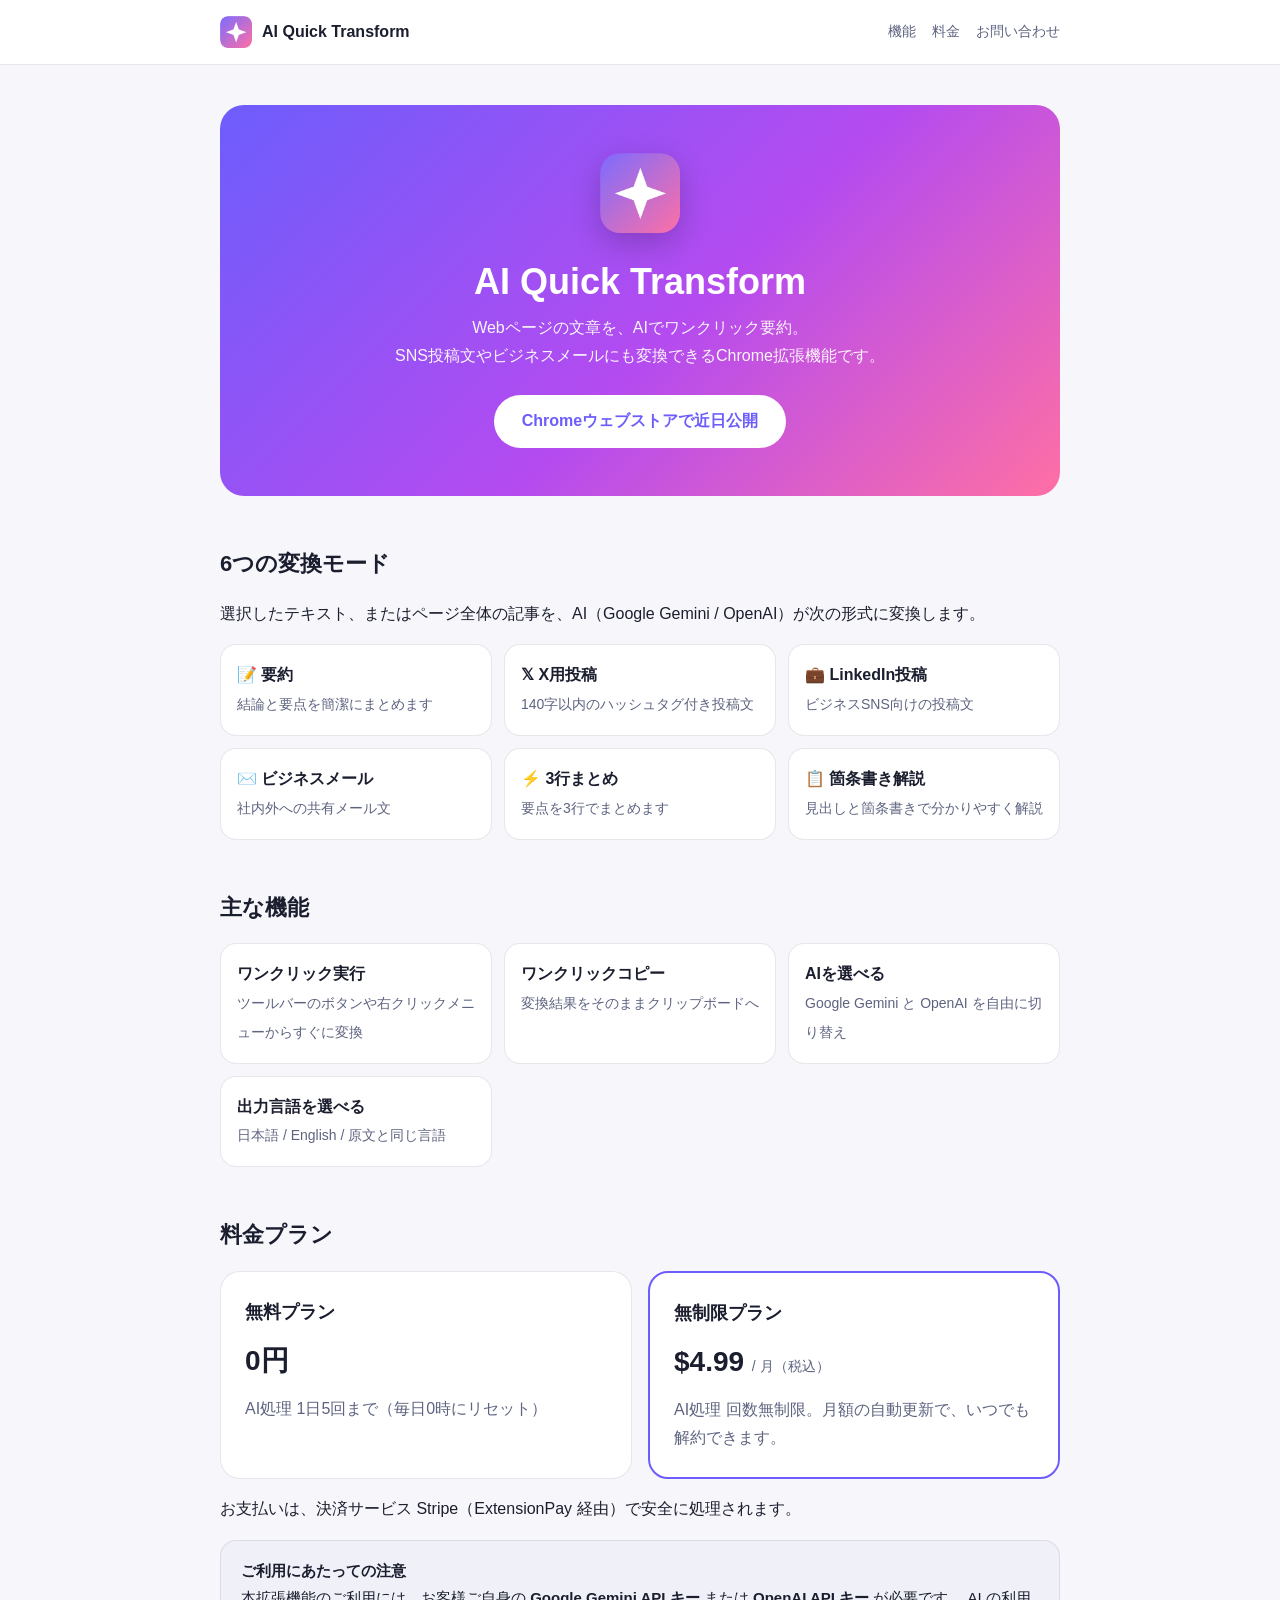
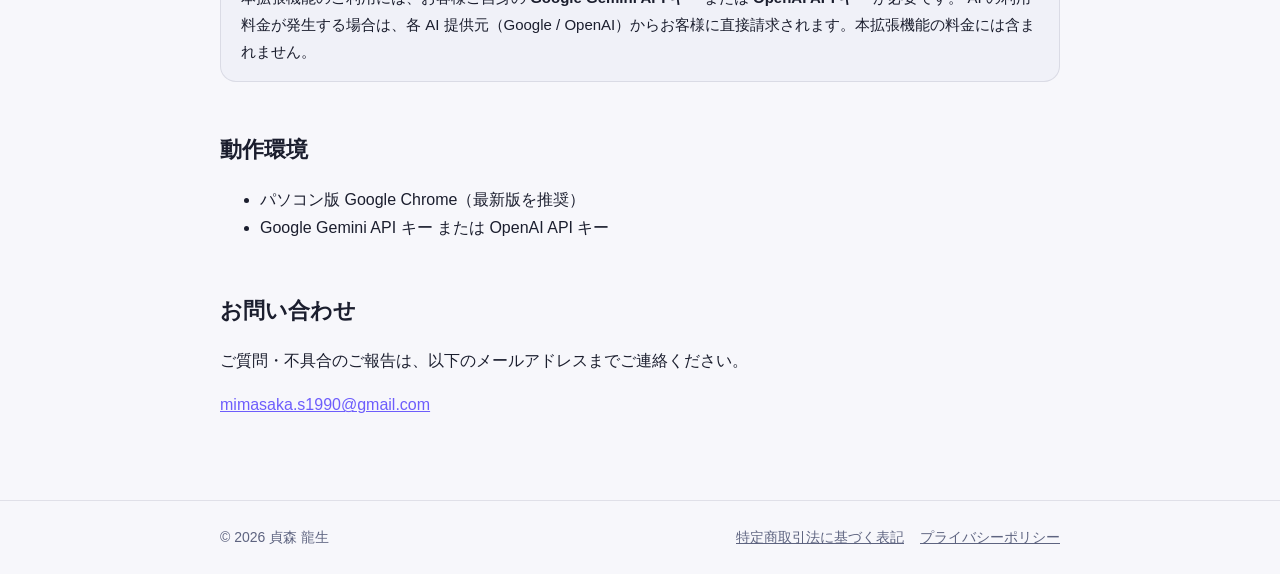
<file: index.html>
<!DOCTYPE html>
<html lang="ja">
<head>
  <meta charset="UTF-8">
  <meta name="viewport" content="width=device-width, initial-scale=1">
  <title>AI Quick Transform - 要約 & SNS投稿メーカー</title>
  <meta name="description" content="Webページの文章をAIでワンクリック要約。X・LinkedIn投稿、ビジネスメール、3行まとめにも変換できるChrome拡張機能。">
  <link rel="icon" href="icon128.png">
  <link rel="stylesheet" href="style.css">
</head>
<body>
  <header class="site-header">
    <div class="inner">
      <a class="brand" href="index.html"><img src="icon128.png" alt="">AI Quick Transform</a>
      <nav>
        <a href="#features">機能</a>
        <a href="#pricing">料金</a>
        <a href="#contact">お問い合わせ</a>
      </nav>
    </div>
  </header>

  <main>
    <section class="hero">
      <img src="icon128.png" alt="AI Quick Transform のアイコン">
      <h1>AI Quick Transform</h1>
      <p>Webページの文章を、AIでワンクリック要約。<br>SNS投稿文やビジネスメールにも変換できるChrome拡張機能です。</p>
      <!-- Chromeウェブストア公開後、href をストアページのURLに書き換えてください -->
      <a class="cta" href="#pricing">Chromeウェブストアで近日公開</a>
    </section>

    <section id="features">
      <h2>6つの変換モード</h2>
      <p>選択したテキスト、またはページ全体の記事を、AI（Google Gemini / OpenAI）が次の形式に変換します。</p>
      <ul class="features">
        <li><strong>📝 要約</strong><span>結論と要点を簡潔にまとめます</span></li>
        <li><strong>𝕏 X用投稿</strong><span>140字以内のハッシュタグ付き投稿文</span></li>
        <li><strong>💼 LinkedIn投稿</strong><span>ビジネスSNS向けの投稿文</span></li>
        <li><strong>✉️ ビジネスメール</strong><span>社内外への共有メール文</span></li>
        <li><strong>⚡ 3行まとめ</strong><span>要点を3行でまとめます</span></li>
        <li><strong>📋 箇条書き解説</strong><span>見出しと箇条書きで分かりやすく解説</span></li>
      </ul>

      <h2>主な機能</h2>
      <ul class="features">
        <li><strong>ワンクリック実行</strong><span>ツールバーのボタンや右クリックメニューからすぐに変換</span></li>
        <li><strong>ワンクリックコピー</strong><span>変換結果をそのままクリップボードへ</span></li>
        <li><strong>AIを選べる</strong><span>Google Gemini と OpenAI を自由に切り替え</span></li>
        <li><strong>出力言語を選べる</strong><span>日本語 / English / 原文と同じ言語</span></li>
      </ul>
    </section>

    <section id="pricing">
      <h2>料金プラン</h2>
      <div class="plans">
        <div class="plan">
          <h3>無料プラン</h3>
          <div class="price">0円</div>
          <p>AI処理 1日5回まで（毎日0時にリセット）</p>
        </div>
        <div class="plan pro">
          <h3>無制限プラン</h3>
          <div class="price">$4.99 <small>/ 月（税込）</small></div>
          <p>AI処理 回数無制限。月額の自動更新で、いつでも解約できます。</p>
        </div>
      </div>
      <p>お支払いは、決済サービス Stripe（ExtensionPay 経由）で安全に処理されます。</p>

      <div class="note">
        <strong>ご利用にあたっての注意</strong><br>
        本拡張機能のご利用には、お客様ご自身の <strong>Google Gemini API キー</strong> または <strong>OpenAI API キー</strong> が必要です。
        AI の利用料金が発生する場合は、各 AI 提供元（Google / OpenAI）からお客様に直接請求されます。本拡張機能の料金には含まれません。
      </div>
    </section>

    <section>
      <h2>動作環境</h2>
      <ul>
        <li>パソコン版 Google Chrome（最新版を推奨）</li>
        <li>Google Gemini API キー または OpenAI API キー</li>
      </ul>
    </section>

    <section id="contact">
      <h2>お問い合わせ</h2>
      <p>ご質問・不具合のご報告は、以下のメールアドレスまでご連絡ください。</p>
      <p><a href="mailto:mimasaka.s1990@gmail.com">mimasaka.s1990@gmail.com</a></p>
    </section>
  </main>

  <footer class="site-footer">
    <div class="inner">
      <span>© 2026 貞森 龍生</span>
      <nav>
        <a href="tokushoho.html">特定商取引法に基づく表記</a>
        <a href="privacy.html">プライバシーポリシー</a>
      </nav>
    </div>
  </footer>
</body>
</html>
</file>
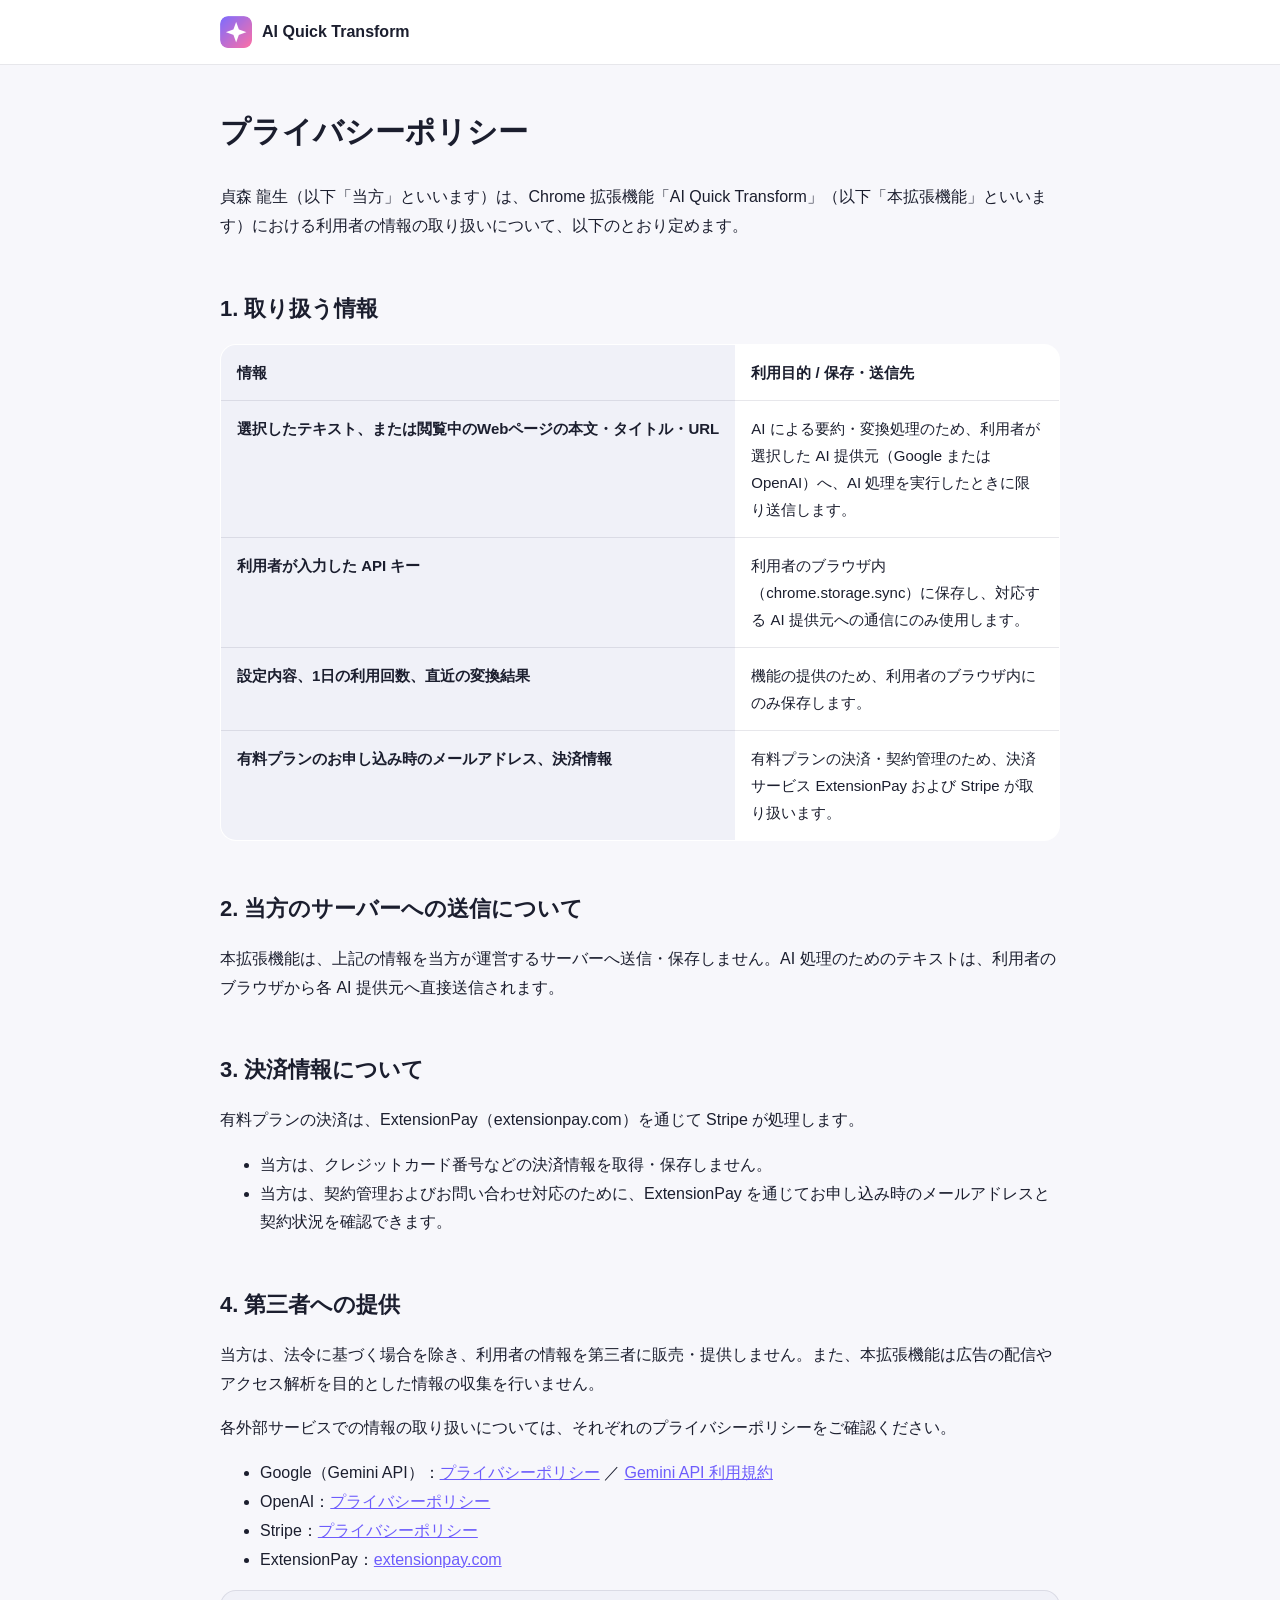
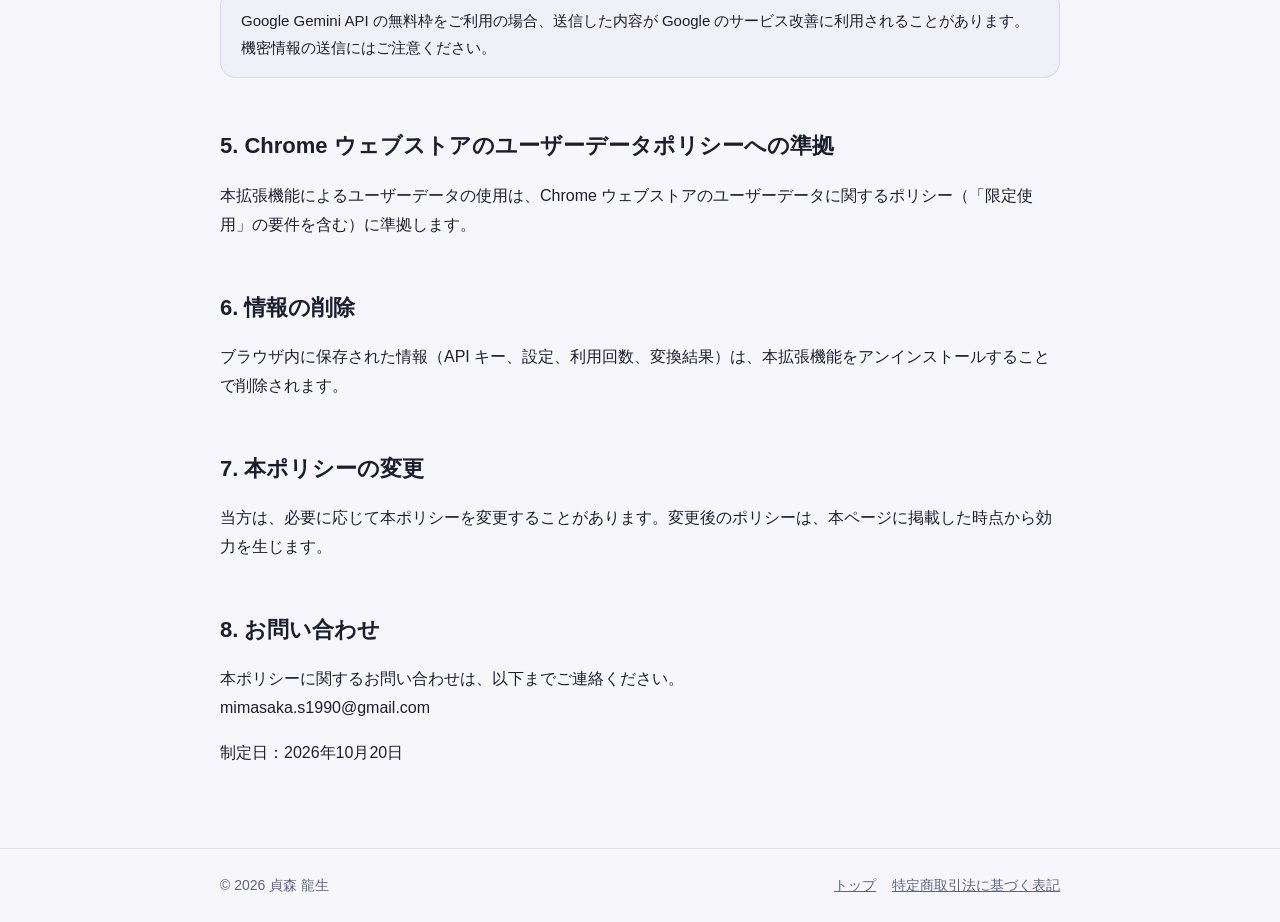
<file: privacy.html>
<!DOCTYPE html>
<html lang="ja">
<head>
  <meta charset="UTF-8">
  <meta name="viewport" content="width=device-width, initial-scale=1">
  <title>プライバシーポリシー | AI Quick Transform</title>
  <link rel="icon" href="icon128.png">
  <link rel="stylesheet" href="style.css">
</head>
<body>
  <header class="site-header">
    <div class="inner">
      <a class="brand" href="index.html"><img src="icon128.png" alt="">AI Quick Transform</a>
    </div>
  </header>

  <main>
    <h1 class="page-title">プライバシーポリシー</h1>
    <p>貞森 龍生（以下「当方」といいます）は、Chrome 拡張機能「AI Quick Transform」（以下「本拡張機能」といいます）における利用者の情報の取り扱いについて、以下のとおり定めます。</p>

    <h2>1. 取り扱う情報</h2>
    <div class="table-wrap">
      <table>
        <tr><th>情報</th><td><strong>利用目的 / 保存・送信先</strong></td></tr>
        <tr><th>選択したテキスト、または閲覧中のWebページの本文・タイトル・URL</th><td>AI による要約・変換処理のため、利用者が選択した AI 提供元（Google または OpenAI）へ、AI 処理を実行したときに限り送信します。</td></tr>
        <tr><th>利用者が入力した API キー</th><td>利用者のブラウザ内（chrome.storage.sync）に保存し、対応する AI 提供元への通信にのみ使用します。</td></tr>
        <tr><th>設定内容、1日の利用回数、直近の変換結果</th><td>機能の提供のため、利用者のブラウザ内にのみ保存します。</td></tr>
        <tr><th>有料プランのお申し込み時のメールアドレス、決済情報</th><td>有料プランの決済・契約管理のため、決済サービス ExtensionPay および Stripe が取り扱います。</td></tr>
      </table>
    </div>

    <h2>2. 当方のサーバーへの送信について</h2>
    <p>本拡張機能は、上記の情報を当方が運営するサーバーへ送信・保存しません。AI 処理のためのテキストは、利用者のブラウザから各 AI 提供元へ直接送信されます。</p>

    <h2>3. 決済情報について</h2>
    <p>有料プランの決済は、ExtensionPay（extensionpay.com）を通じて Stripe が処理します。</p>
    <ul>
      <li>当方は、クレジットカード番号などの決済情報を取得・保存しません。</li>
      <li>当方は、契約管理およびお問い合わせ対応のために、ExtensionPay を通じてお申し込み時のメールアドレスと契約状況を確認できます。</li>
    </ul>

    <h2>4. 第三者への提供</h2>
    <p>当方は、法令に基づく場合を除き、利用者の情報を第三者に販売・提供しません。また、本拡張機能は広告の配信やアクセス解析を目的とした情報の収集を行いません。</p>
    <p>各外部サービスでの情報の取り扱いについては、それぞれのプライバシーポリシーをご確認ください。</p>
    <ul>
      <li>Google（Gemini API）：<a href="https://policies.google.com/privacy" target="_blank" rel="noopener">プライバシーポリシー</a> ／ <a href="https://ai.google.dev/gemini-api/terms" target="_blank" rel="noopener">Gemini API 利用規約</a></li>
      <li>OpenAI：<a href="https://openai.com/policies/privacy-policy" target="_blank" rel="noopener">プライバシーポリシー</a></li>
      <li>Stripe：<a href="https://stripe.com/jp/privacy" target="_blank" rel="noopener">プライバシーポリシー</a></li>
      <li>ExtensionPay：<a href="https://extensionpay.com" target="_blank" rel="noopener">extensionpay.com</a></li>
    </ul>
    <div class="note">Google Gemini API の無料枠をご利用の場合、送信した内容が Google のサービス改善に利用されることがあります。機密情報の送信にはご注意ください。</div>

    <h2>5. Chrome ウェブストアのユーザーデータポリシーへの準拠</h2>
    <p>本拡張機能によるユーザーデータの使用は、Chrome ウェブストアのユーザーデータに関するポリシー（「限定使用」の要件を含む）に準拠します。</p>

    <h2>6. 情報の削除</h2>
    <p>ブラウザ内に保存された情報（API キー、設定、利用回数、変換結果）は、本拡張機能をアンインストールすることで削除されます。</p>

    <h2>7. 本ポリシーの変更</h2>
    <p>当方は、必要に応じて本ポリシーを変更することがあります。変更後のポリシーは、本ページに掲載した時点から効力を生じます。</p>

    <h2>8. お問い合わせ</h2>
    <p>本ポリシーに関するお問い合わせは、以下までご連絡ください。<br>mimasaka.s1990@gmail.com</p>

    <p>制定日：2026年10月20日</p>
  </main>

  <footer class="site-footer">
    <div class="inner">
      <span>© 2026 貞森 龍生</span>
      <nav>
        <a href="index.html">トップ</a>
        <a href="tokushoho.html">特定商取引法に基づく表記</a>
      </nav>
    </div>
  </footer>
</body>
</html>
</file>
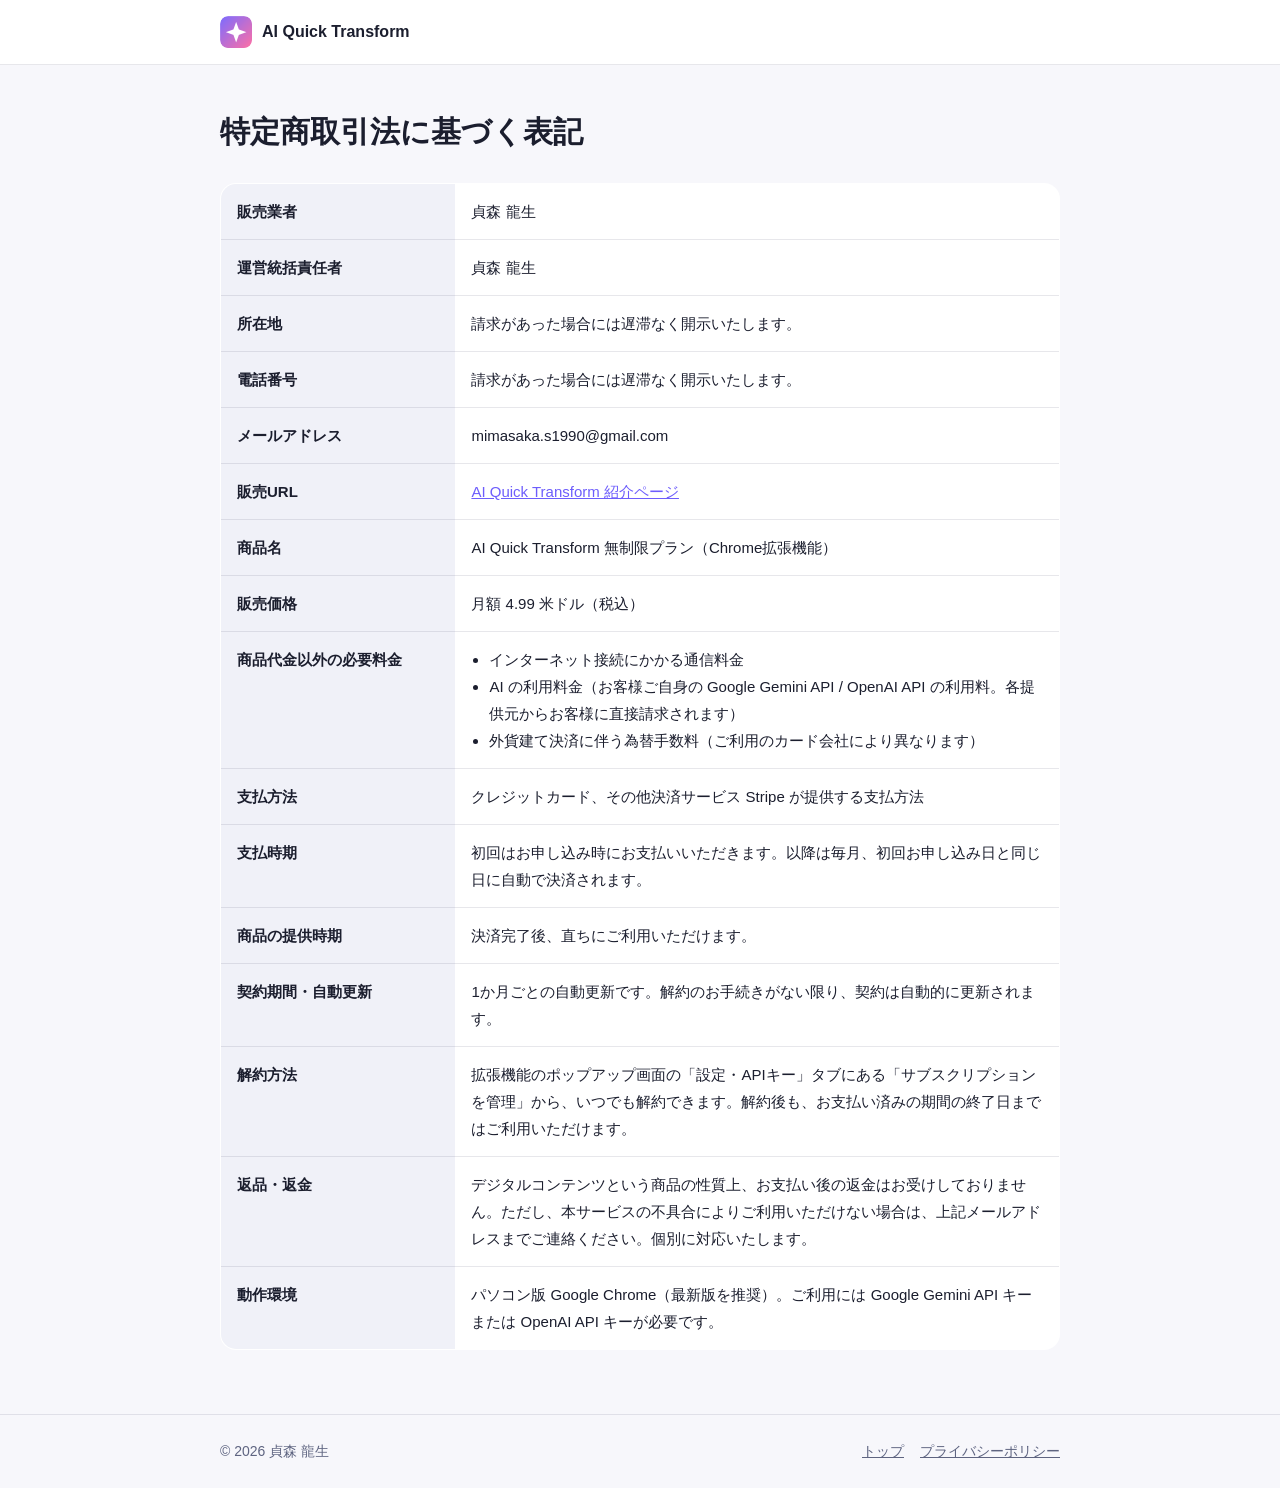
<file: tokushoho.html>
<!DOCTYPE html>
<html lang="ja">
<head>
  <meta charset="UTF-8">
  <meta name="viewport" content="width=device-width, initial-scale=1">
  <title>特定商取引法に基づく表記 | AI Quick Transform</title>
  <link rel="icon" href="icon128.png">
  <link rel="stylesheet" href="style.css">
</head>
<body>
  <header class="site-header">
    <div class="inner">
      <a class="brand" href="index.html"><img src="icon128.png" alt="">AI Quick Transform</a>
    </div>
  </header>

  <main>
    <h1 class="page-title">特定商取引法に基づく表記</h1>
    <div class="table-wrap">
      <table>
        <tr><th>販売業者</th><td>貞森 龍生</td></tr>
        <tr><th>運営統括責任者</th><td>貞森 龍生</td></tr>
        <tr><th>所在地</th><td>請求があった場合には遅滞なく開示いたします。</td></tr>
        <tr><th>電話番号</th><td>請求があった場合には遅滞なく開示いたします。</td></tr>
        <tr><th>メールアドレス</th><td>mimasaka.s1990@gmail.com</td></tr>
        <tr><th>販売URL</th><td><a href="index.html">AI Quick Transform 紹介ページ</a></td></tr>
        <tr><th>商品名</th><td>AI Quick Transform 無制限プラン（Chrome拡張機能）</td></tr>
        <tr><th>販売価格</th><td>月額 4.99 米ドル（税込）</td></tr>
        <tr><th>商品代金以外の必要料金</th><td>
          <ul>
            <li>インターネット接続にかかる通信料金</li>
            <li>AI の利用料金（お客様ご自身の Google Gemini API / OpenAI API の利用料。各提供元からお客様に直接請求されます）</li>
            <li>外貨建て決済に伴う為替手数料（ご利用のカード会社により異なります）</li>
          </ul>
        </td></tr>
        <tr><th>支払方法</th><td>クレジットカード、その他決済サービス Stripe が提供する支払方法</td></tr>
        <tr><th>支払時期</th><td>初回はお申し込み時にお支払いいただきます。以降は毎月、初回お申し込み日と同じ日に自動で決済されます。</td></tr>
        <tr><th>商品の提供時期</th><td>決済完了後、直ちにご利用いただけます。</td></tr>
        <tr><th>契約期間・自動更新</th><td>1か月ごとの自動更新です。解約のお手続きがない限り、契約は自動的に更新されます。</td></tr>
        <tr><th>解約方法</th><td>拡張機能のポップアップ画面の「設定・APIキー」タブにある「サブスクリプションを管理」から、いつでも解約できます。解約後も、お支払い済みの期間の終了日まではご利用いただけます。</td></tr>
        <tr><th>返品・返金</th><td>デジタルコンテンツという商品の性質上、お支払い後の返金はお受けしておりません。ただし、本サービスの不具合によりご利用いただけない場合は、上記メールアドレスまでご連絡ください。個別に対応いたします。</td></tr>
        <tr><th>動作環境</th><td>パソコン版 Google Chrome（最新版を推奨）。ご利用には Google Gemini API キー または OpenAI API キーが必要です。</td></tr>
      </table>
    </div>
  </main>

  <footer class="site-footer">
    <div class="inner">
      <span>© 2026 貞森 龍生</span>
      <nav>
        <a href="index.html">トップ</a>
        <a href="privacy.html">プライバシーポリシー</a>
      </nav>
    </div>
  </footer>
</body>
</html>
</file>
<file: style.css>
:root {
  --bg: #f7f7fb;
  --surface: #ffffff;
  --text: #1b1e2e;
  --muted: #5e6480;
  --border: rgba(20, 24, 60, 0.1);
  --soft: #f0f1f8;
  --accent: #6d5dfc;
  --grad: linear-gradient(135deg, #6d5dfc, #b44bf0 55%, #ff6fa5);
}

@media (prefers-color-scheme: dark) {
  :root {
    --bg: #0f1120;
    --surface: #171a2c;
    --text: #e8eaf6;
    --muted: #9aa0bd;
    --border: rgba(255, 255, 255, 0.08);
    --soft: rgba(255, 255, 255, 0.04);
    --accent: #9d8cff;
  }
}

* { box-sizing: border-box; }

body {
  margin: 0;
  background: var(--bg);
  color: var(--text);
  font: 16px/1.8 -apple-system, BlinkMacSystemFont, "Segoe UI", "Hiragino Sans", "Noto Sans JP", "Yu Gothic UI", sans-serif;
}

a { color: var(--accent); }

.site-header {
  background: var(--surface);
  border-bottom: 1px solid var(--border);
}

.site-header .inner,
main,
.site-footer .inner {
  max-width: 880px;
  margin: 0 auto;
  padding: 0 20px;
}

.site-header .inner {
  display: flex;
  align-items: center;
  justify-content: space-between;
  gap: 12px;
  height: 64px;
}

.brand {
  display: flex;
  align-items: center;
  gap: 10px;
  font-weight: 700;
  color: var(--text);
  text-decoration: none;
}

.brand img { width: 32px; height: 32px; border-radius: 8px; }

.site-header nav { display: flex; gap: 16px; font-size: 14px; }
.site-header nav a { color: var(--muted); text-decoration: none; }
.site-header nav a:hover { color: var(--accent); }

main { padding-top: 40px; padding-bottom: 64px; }

.hero {
  text-align: center;
  padding: 48px 20px;
  border-radius: 24px;
  background: var(--grad);
  color: #fff;
  margin-bottom: 48px;
}

.hero img { width: 80px; height: 80px; border-radius: 20px; box-shadow: 0 10px 30px rgba(0, 0, 0, 0.2); }
.hero h1 { font-size: 36px; margin: 16px 0 8px; line-height: 1.3; }
.hero p { margin: 0 auto; max-width: 560px; opacity: 0.95; }

.cta {
  display: inline-block;
  margin-top: 24px;
  padding: 12px 28px;
  border-radius: 999px;
  background: #fff;
  color: #6d5dfc;
  font-weight: 700;
  text-decoration: none;
}

h1.page-title { font-size: 30px; margin: 0 0 24px; }
h2 { font-size: 22px; margin: 48px 0 16px; }

.features {
  display: grid;
  grid-template-columns: repeat(auto-fit, minmax(240px, 1fr));
  gap: 12px;
  padding: 0;
  list-style: none;
}

.features li {
  background: var(--surface);
  border: 1px solid var(--border);
  border-radius: 16px;
  padding: 16px;
}

.features strong { display: block; }
.features span { color: var(--muted); font-size: 14px; }

.plans {
  display: grid;
  grid-template-columns: repeat(auto-fit, minmax(260px, 1fr));
  gap: 16px;
}

.plan {
  background: var(--surface);
  border: 1px solid var(--border);
  border-radius: 20px;
  padding: 24px;
}

.plan.pro { border: 2px solid var(--accent); }
.plan h3 { margin: 0; font-size: 18px; }
.plan .price { font-size: 28px; font-weight: 700; margin: 8px 0; }
.plan .price small { font-size: 14px; color: var(--muted); font-weight: 400; }
.plan p { margin: 0; color: var(--muted); }

.note {
  background: var(--soft);
  border: 1px solid var(--border);
  border-radius: 16px;
  padding: 16px 20px;
  font-size: 15px;
}

.table-wrap { overflow-x: auto; }

table {
  width: 100%;
  border-collapse: collapse;
  background: var(--surface);
  border-radius: 16px;
  overflow: hidden;
  border: 1px solid var(--border);
}

th, td {
  text-align: left;
  vertical-align: top;
  padding: 14px 16px;
  border-bottom: 1px solid var(--border);
  font-size: 15px;
}

tr:last-child th, tr:last-child td { border-bottom: none; }
th { width: 28%; background: var(--soft); font-weight: 600; white-space: nowrap; }

td ul { margin: 0; padding-left: 1.2em; }

.site-footer {
  border-top: 1px solid var(--border);
  padding: 24px 0;
  font-size: 14px;
  color: var(--muted);
}

.site-footer .inner { display: flex; flex-wrap: wrap; gap: 8px 20px; justify-content: space-between; }
.site-footer nav { display: flex; flex-wrap: wrap; gap: 16px; }
.site-footer a { color: var(--muted); }

@media (max-width: 600px) {
  .site-header nav { display: none; }
  .hero h1 { font-size: 28px; }
  th { white-space: normal; width: 36%; }
}
</file>
